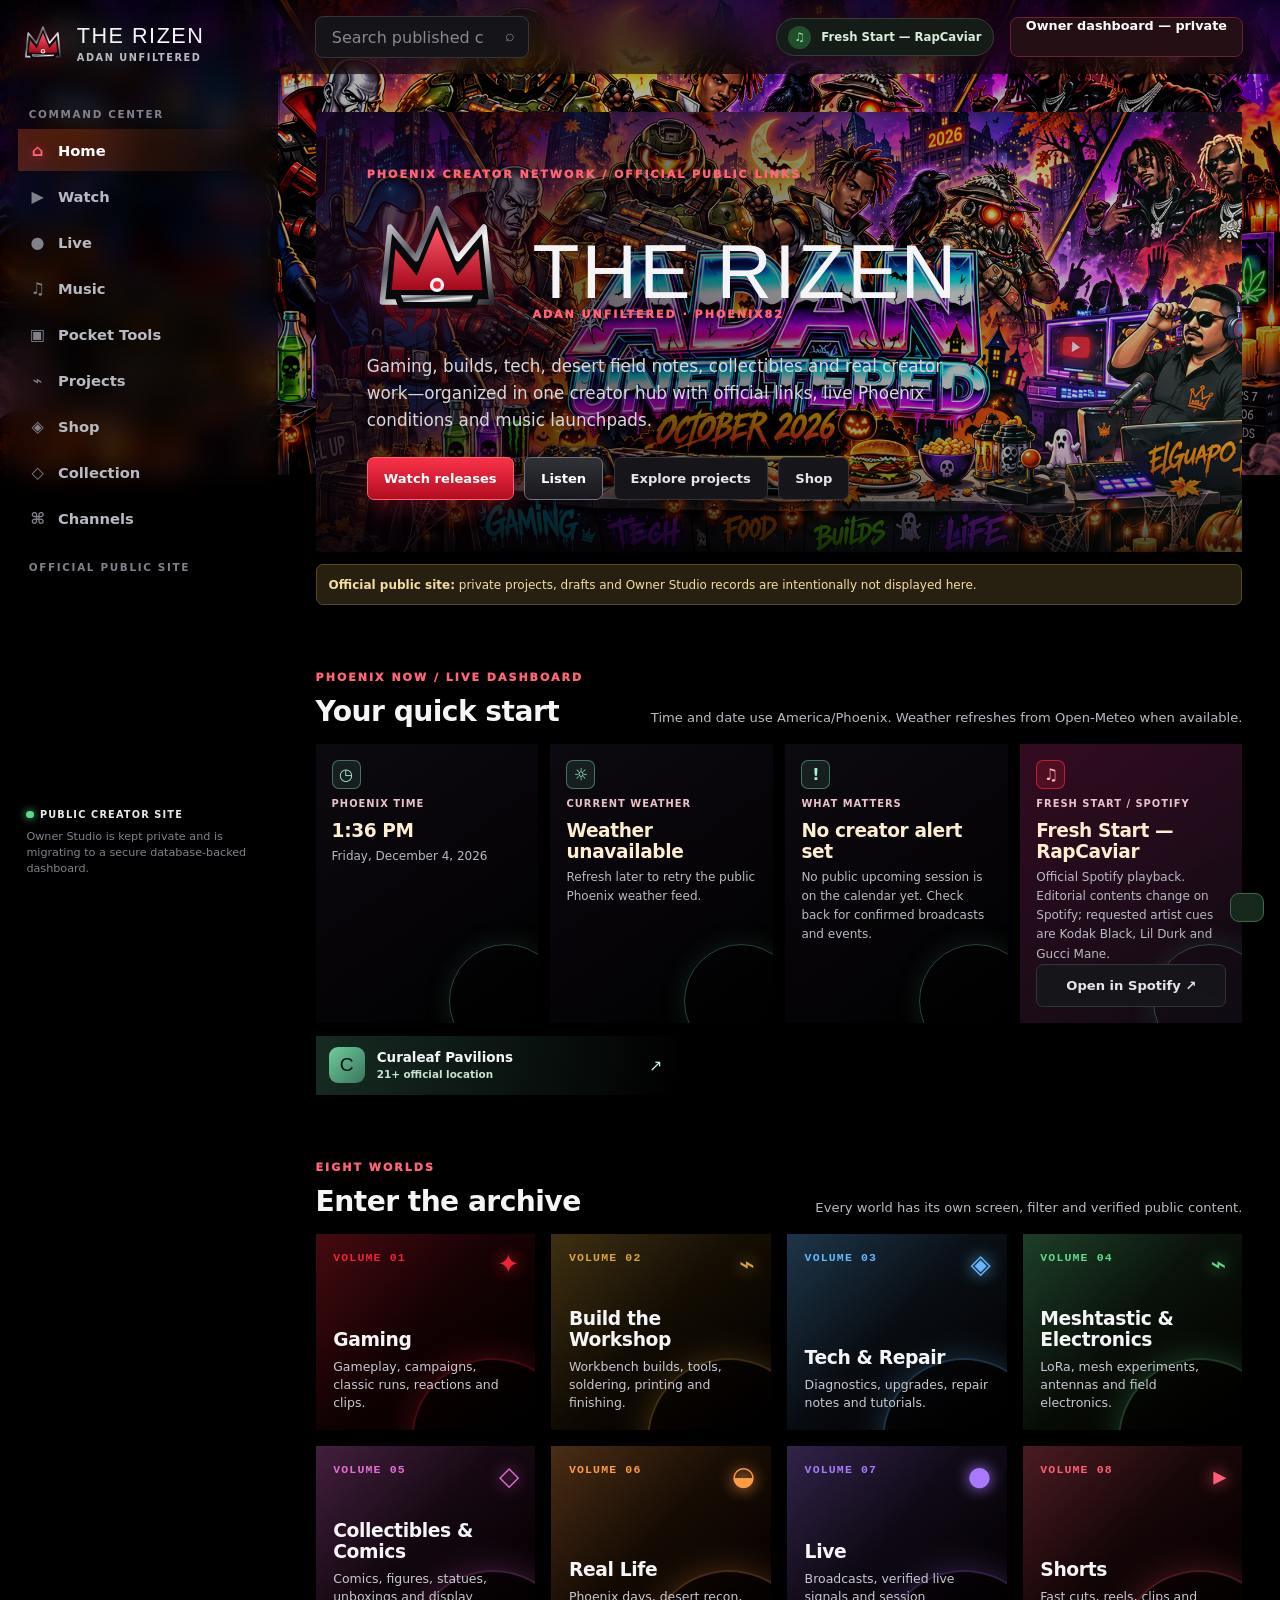
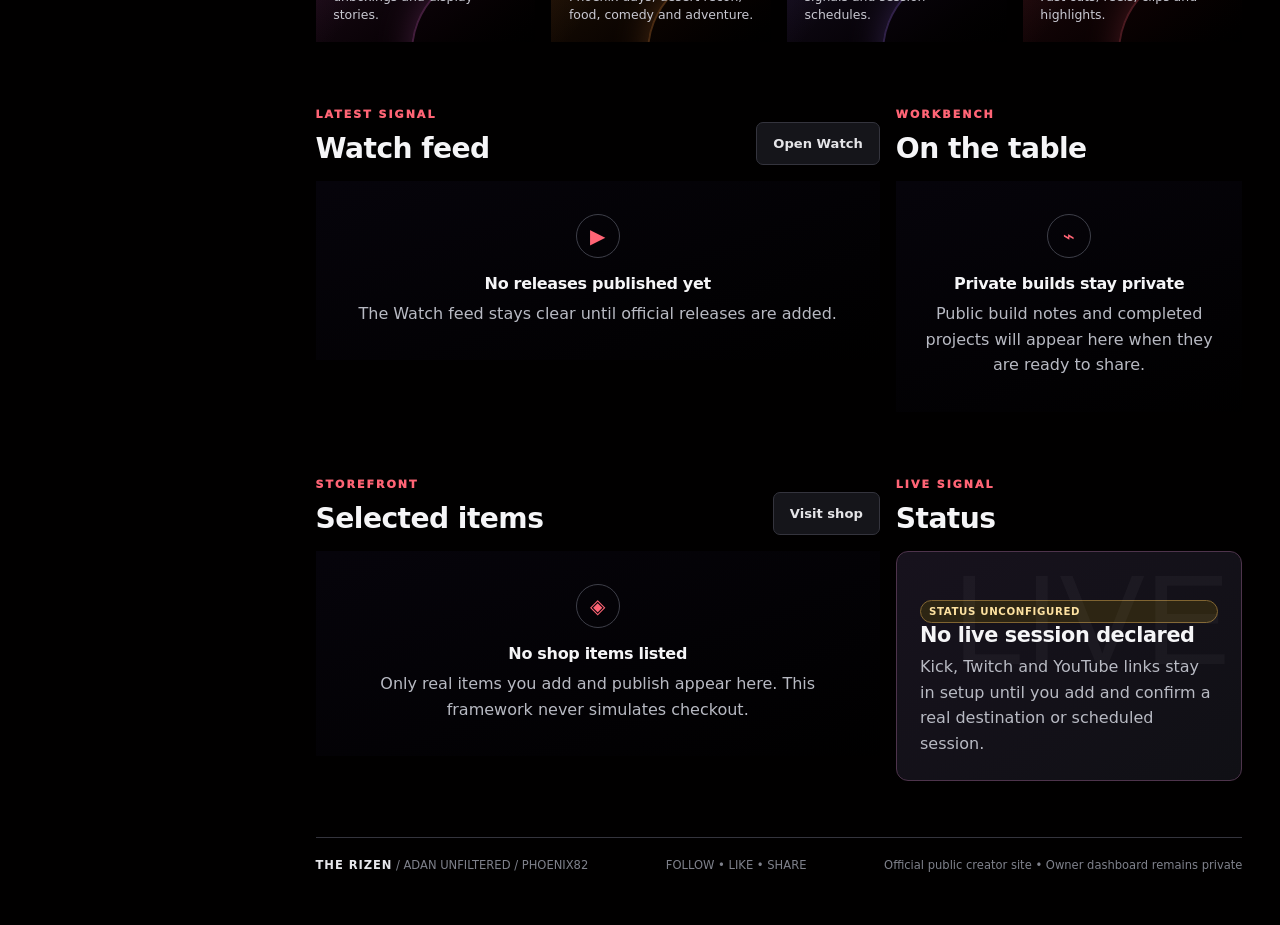
<file: index.html>
<!doctype html>
<html lang="en">
  <head>
    <meta charset="UTF-8" />
    <meta name="viewport" content="width=device-width, initial-scale=1.0" />
    <meta name="theme-color" content="#56155D" />
    <meta name="description" content="THE RIZEN / Adam's Pocket — Phoenix creator hub with official links, music, projects and device-only field tools." />
    <link rel="manifest" href="./manifest.webmanifest" />
    <link rel="icon" href="./assets/rizen-crown.svg" type="image/svg+xml" />
    <link rel="stylesheet" href="./styles.css?v=public5" />
    <title>THE RIZEN — ADAN UNFILTERED</title>
  </head>
  <body>
    <a class="skip-link" href="#main-content">Skip to content</a>
    <div id="app" aria-live="polite"></div>
    <noscript>
      <main class="no-script"><h1>THE RIZEN needs JavaScript enabled.</h1><p>This local framework uses your browser’s IndexedDB to keep owner edits private and persistent.</p></main>
    </noscript>
    <script type="module" src="./app.js?v=public5"></script>
  </body>
</html>
</file>
<file: styles.css>
:root {
  --bg: #09090b;
  --panel: #17171c;
  --panel-2: #202026;
  --line: #34343d;
  --text: #f5f5f7;
  --muted: #b8bac3;
  --dim: #7f818b;
  --red: #ed2438;
  --red-bright: #ff6475;
  --gold: #d7a53d;
  --green: #61d889;
  --blue: #63b8ff;
  --purple: #a879ff;
  --graffiti-purple: #56155d;
  --graffiti-orange: #ca4e1d;
  --graffiti-turquoise: #509a7c;
  --graffiti-cream: #feeed0;
  --shadow: 0 20px 60px rgba(0,0,0,.46);
  color-scheme: dark;
  font-family: Inter, ui-sans-serif, system-ui, -apple-system, BlinkMacSystemFont, "Segoe UI", sans-serif;
}

* { box-sizing: border-box; }
html { background: var(--bg); scroll-behavior: smooth; }
body { position: relative; isolation: isolate; min-width: 320px; min-height: 100vh; margin: 0; background: #010000; color: var(--text); }
body::before { content: ''; position: fixed; z-index: 0; inset: 0; pointer-events: none; opacity: 1; background-image: linear-gradient(180deg, rgba(1,0,0,.28), rgba(1,0,0,.55) 58%, rgba(1,0,0,.86)), url('./assets/adan-unfiltered-hero-4k.png'); background-position: center, center top; background-repeat: no-repeat; background-size: 100% 100%, 100% auto; filter: saturate(1.1) contrast(1.06); }
#app { position: relative; z-index: 1; }
button, input, textarea, select { font: inherit; }
button, a, select, summary { -webkit-tap-highlight-color: transparent; }
button { cursor: pointer; }
a { color: inherit; text-decoration: none; }
img, svg { max-width: 100%; }
:focus-visible { outline: 3px solid #fff; outline-offset: 3px; }
.sr-only { position: absolute; width: 1px; height: 1px; padding: 0; margin: -1px; overflow: hidden; clip: rect(0, 0, 0, 0); white-space: nowrap; border: 0; }
.skip-link { position: fixed; z-index: 999; top: -100px; left: 1rem; padding: .7rem 1rem; background: #fff; color: #000; font-weight: 800; }
.skip-link:focus { top: 1rem; }

.shell { min-height: 100vh; display: grid; grid-template-columns: 278px minmax(0, 1fr); }
.sidebar { position: fixed; z-index: 20; inset: 0 auto 0 0; width: 278px; display: flex; flex-direction: column; padding: 1.1rem; background: linear-gradient(180deg, rgba(1,0,0,.76), rgba(1,0,0,.46) 70%, rgba(1,0,0,.8)); border-right: 0; backdrop-filter: blur(13px); }
.brand-lockup { display: flex; align-items: center; gap: .75rem; min-height: 58px; padding: .3rem .2rem 1.25rem; }
.brand-crown { width: 44px; filter: drop-shadow(0 0 13px rgba(237,36,56,.28)); }
.brand-title { font-family: Impact, Haettenschweiler, "Arial Narrow Bold", sans-serif; letter-spacing: .07em; font-size: 1.35rem; line-height: .95; }
.brand-sub { display: block; margin-top: .28rem; color: var(--muted); font-size: .61rem; font-weight: 800; letter-spacing: .16em; }
.nav-label { margin: 1.2rem .7rem .45rem; color: var(--dim); font-size: .65rem; font-weight: 900; letter-spacing: .16em; text-transform: uppercase; }
.nav-list { display: grid; gap: .25rem; }
.nav-link { display: flex; align-items: center; gap: .72rem; width: 100%; min-height: 42px; padding: .58rem .7rem; border: 0; border-radius: 0; background: transparent; color: var(--muted); font-size: .92rem; font-weight: 700; text-align: left; }
.nav-link:hover, .nav-link.is-active { border-color: transparent; background: linear-gradient(90deg, rgba(202,78,29,.36), transparent); color: #fff; }
.nav-link.is-active .nav-mark { color: var(--red-bright); text-shadow: 0 0 10px rgba(237,36,56,.65); }
.nav-mark { width: 1.1rem; color: var(--dim); font-size: 1rem; text-align: center; }
.sidebar-foot { margin-top: auto; padding: .85rem .55rem .3rem; border-top: 0; color: var(--dim); font-size: .7rem; line-height: 1.45; }
.local-badge { display: inline-flex; align-items: center; gap: .4rem; margin-bottom: .45rem; color: #e7e8eb; font-size: .61rem; font-weight: 900; letter-spacing: .12em; }
.local-badge::before { content: ''; width: .45rem; height: .45rem; border-radius: 50%; background: var(--green); box-shadow: 0 0 9px var(--green); }

.main-wrap { grid-column: 2; min-width: 0; }
.topbar { position: sticky; z-index: 12; top: 0; display: flex; align-items: center; gap: 1rem; min-height: 72px; padding: 1rem clamp(1rem, 3vw, 2.3rem); background: rgba(1,0,0,.56); border-bottom: 0; backdrop-filter: blur(18px); }
.mobile-brand, .mobile-menu { display: none; }
.search-box { position: relative; flex: 1; max-width: 620px; }
.search-box input { width: 100%; height: 42px; padding: 0 2.8rem 0 1rem; border: 1px solid var(--line); border-radius: 8px; background: #141419; color: var(--text); }
.search-box input::placeholder { color: #868892; }
.search-icon { position: absolute; right: .9rem; top: .65rem; color: var(--dim); }
.topbar-spacer { flex: 1; }
.music-chip { display: flex; align-items: center; gap: .65rem; max-width: 260px; padding: .42rem .7rem; border: 1px solid #304034; border-radius: 999px; background: #151b16; color: #d8eedc; font-size: .73rem; font-weight: 800; }
.music-chip::before { content: '♫'; display: grid; place-items: center; width: 23px; height: 23px; border-radius: 50%; background: #214f2b; color: #90efa7; }
.owner-button { min-height: 40px; padding: 0 .95rem; border: 1px solid #6a232e; border-radius: 8px; background: #230f14; color: #fff; font-size: .8rem; font-weight: 900; }
.owner-button:hover { background: #3a141d; }

main { padding: clamp(1.15rem, 3vw, 2.35rem); }
.page { max-width: 1440px; margin: 0 auto; }
.page-head { display: flex; justify-content: space-between; align-items: end; gap: 1rem; margin: .5rem 0 1.6rem; }
.eyebrow { margin: 0 0 .52rem; color: var(--red-bright); font-size: .69rem; font-weight: 950; letter-spacing: .18em; text-transform: uppercase; }
h1, h2, h3, p { margin-top: 0; }
h1, h2, h3 { letter-spacing: -.02em; }
h1 { max-width: 880px; margin-bottom: .6rem; font-family: Impact, Haettenschweiler, "Arial Narrow Bold", sans-serif; font-size: clamp(2.3rem, 6vw, 5.5rem); font-weight: 400; line-height: .9; letter-spacing: .03em; }
h2 { margin-bottom: .5rem; font-size: clamp(1.35rem, 2.2vw, 2rem); }
h3 { margin-bottom: .45rem; font-size: 1rem; }
p { color: var(--muted); line-height: 1.6; }
.muted { color: var(--muted); }
.dim { color: var(--dim); }
.micro { color: var(--dim); font-size: .74rem; line-height: 1.45; }
.mono { font-family: "Cascadia Code", Consolas, monospace; }

.hero { position: relative; isolation: isolate; overflow: hidden; min-height: 440px; display: flex; align-items: end; padding: clamp(1.5rem, 4vw, 3.4rem); border: 0; border-radius: 0; background-color: transparent; background-image: linear-gradient(90deg, rgba(1,0,0,.78) 0%, rgba(1,0,0,.47) 48%, rgba(1,0,0,.12) 100%), url('./assets/adan-unfiltered-hero-4k.png'); background-position: center; background-repeat: no-repeat; background-size: cover; box-shadow: none; }
.hero::before { content: ''; position: absolute; z-index: -2; inset: 0; background: linear-gradient(120deg, rgba(86,21,93,.18), transparent 55%, rgba(80,154,124,.14)); }
.hero::after { content: ''; position: absolute; z-index: -1; right: 0; bottom: 0; left: 0; height: 24%; background: linear-gradient(transparent, rgba(1,0,0,.68)); }
.hero-content { max-width: 800px; }
.hero-title-row { display: flex; align-items: end; gap: clamp(.8rem, 2vw, 1.6rem); }
.hero-crown { width: clamp(76px, 11vw, 140px); flex: 0 0 auto; filter: drop-shadow(0 0 22px rgba(237,36,56,.4)); }
.hero h1 { margin: 0; }
.hero-description { max-width: 620px; margin: 1.3rem 0 1.5rem; color: #d7d7dc; font-size: 1.05rem; }
.cta-row { display: flex; flex-wrap: wrap; gap: .65rem; }
.button { display: inline-flex; align-items: center; justify-content: center; min-height: 43px; gap: .5rem; padding: .6rem 1rem; border: 1px solid transparent; border-radius: 7px; background: var(--panel-2); color: #fff; font-weight: 900; font-size: .82rem; }
.button:hover { filter: brightness(1.16); transform: translateY(-1px); }
.button-primary { border-color: #ff6071; background: linear-gradient(180deg, #f93248, #b20d20); box-shadow: 0 9px 22px rgba(237,36,56,.22); }
.button-metal { border-color: #70727d; background: linear-gradient(180deg, #303137, #18181c); }
.button-quiet { border-color: var(--line); background: #15151a; color: #e5e5e8; }
.button-danger { border-color: #9d2938; background: #2b1218; color: #ffb4be; }
.button[disabled] { cursor: not-allowed; opacity: .45; transform: none; }

.section { margin-top: clamp(2.2rem, 5vw, 4.5rem); }
.phoenix-section { position: relative; }
.phoenix-grid { display: grid; grid-template-columns: repeat(4, minmax(0, 1fr)); gap: .8rem; }
.phoenix-card { position: relative; min-height: 192px; overflow: hidden; display: flex; flex-direction: column; padding: 1rem; border: 0; border-radius: 0; background: linear-gradient(145deg, rgba(20,14,25,.64), rgba(1,0,0,.3)); box-shadow: none; }
.phoenix-card::after { content: ''; position: absolute; right: -25px; bottom: -35px; width: 112px; height: 112px; border: 1px solid rgba(80,154,124,.45); border-radius: 50%; box-shadow: 0 0 26px rgba(80,154,124,.18); }
.phoenix-card > * { position: relative; z-index: 1; }
.phoenix-card h3 { margin: .55rem 0 .35rem; color: var(--graffiti-cream); font-size: 1.16rem; }
.phoenix-card .card-kicker { margin: .4rem 0 0; color: #edc1c8; font-size: .62rem; font-weight: 900; letter-spacing: .1em; text-transform: uppercase; }
.phoenix-card .card-text { margin-bottom: 0; font-size: .75rem; }
.dashboard-icon { display: grid; place-items: center; width: 29px; height: 29px; border: 1px solid rgba(80,154,124,.7); border-radius: 7px; background: rgba(80,154,124,.16); color: #a9f1cf; font-weight: 900; }
.music-start-card { border-color: rgba(237,36,56,.48); background: linear-gradient(145deg, rgba(61,13,39,.84), rgba(15,12,20,.94)); }
.music-start-card .dashboard-icon { border-color: rgba(237,36,56,.72); background: rgba(237,36,56,.17); color: #ffb5c0; }
.music-start-card .card-actions { margin-top: auto; }
.quick-link-row { display: flex; flex-wrap: wrap; gap: .75rem; margin-top: .8rem; }
.quick-link-card { display: inline-flex; align-items: center; gap: .75rem; min-width: min(100%, 360px); padding: .72rem .82rem; border: 0; border-radius: 0; background: linear-gradient(100deg, rgba(80,154,124,.28), rgba(1,0,0,.34)); color: var(--text); }
.quick-link-card:hover { background: linear-gradient(100deg, rgba(80,154,124,.42), rgba(1,0,0,.3)); transform: translateY(-1px); }
.quick-link-mark { display: grid; place-items: center; width: 36px; height: 36px; border-radius: 9px; background: linear-gradient(135deg, #6fcd9c, #39755d); color: #07120c; font-family: Impact, sans-serif; font-size: 1.2rem; }
.quick-link-card strong { display: block; font-size: .84rem; }
.quick-link-card small { display: block; margin-top: .14rem; color: #c7e3d1; font-size: .65rem; font-weight: 700; }
.quick-link-arrow { margin-left: auto; color: #c6f2d4; font-size: 1rem; }
.section-head { display: flex; align-items: flex-end; justify-content: space-between; gap: 1rem; margin-bottom: 1rem; }
.section-head h2 { margin: 0; }
.section-note { margin: 0; font-size: .82rem; }
.grid { display: grid; gap: 1rem; }
.world-grid { grid-template-columns: repeat(4, minmax(0, 1fr)); }
.world-card { position: relative; min-height: 196px; overflow: hidden; display: flex; flex-direction: column; align-items: flex-start; justify-content: end; padding: 1.1rem; border: 0; border-radius: 0; background: linear-gradient(145deg, color-mix(in srgb, var(--accent) 17%, rgba(1,0,0,.44)), rgba(1,0,0,.32)); text-align: left; }
.world-card::before { content: ''; position: absolute; inset: auto -18% -47% auto; width: 160px; aspect-ratio: 1; border: 2px solid var(--accent); border-radius: 50%; opacity: .26; box-shadow: 0 0 35px var(--accent); }
.world-card::after { content: ''; position: absolute; z-index: 0; inset: 0; background: linear-gradient(130deg, color-mix(in srgb, var(--accent) 22%, transparent), transparent 47%); opacity: .65; }
.world-card > * { position: relative; z-index: 1; }
.world-card:hover { transform: translateY(-3px); box-shadow: 0 16px 32px rgba(0,0,0,.2); }
.world-number { display: inline-block; margin-bottom: auto; color: var(--accent); font-family: "Cascadia Code", Consolas, monospace; font-size: .72rem; font-weight: 900; letter-spacing: .1em; }
.world-card h3 { max-width: 170px; margin: 0; font-size: 1.17rem; }
.world-card p { max-width: 230px; margin: .48rem 0 0; color: #c8c8d1; font-size: .78rem; line-height: 1.45; }
.world-icon { position: absolute; top: .9rem; right: 1rem; color: var(--accent); font-size: 1.65rem; text-shadow: 0 0 16px var(--accent); }

.split-grid { display: grid; grid-template-columns: minmax(0, 1.4fr) minmax(285px, .86fr); gap: 1rem; }
.panel, .content-card, .empty-state { border: 0; border-radius: 0; background: linear-gradient(160deg, rgba(9,6,16,.68), rgba(1,0,0,.54)); box-shadow: none; backdrop-filter: blur(8px); }
.panel { padding: 1.15rem; }
.content-card { display: flex; flex-direction: column; min-height: 185px; padding: 1.05rem; }
.content-card:hover { border-color: #565662; }
.card-kicker { display: flex; flex-wrap: wrap; align-items: center; gap: .45rem; margin-bottom: .8rem; }
.badge { display: inline-flex; align-items: center; min-height: 23px; padding: .19rem .5rem; border: 1px solid #3c3d46; border-radius: 999px; background: #1c1c22; color: #d6d7de; font-size: .64rem; font-weight: 900; letter-spacing: .06em; text-transform: uppercase; }
.badge-red { border-color: #7e2734; background: #301119; color: #ffb4bd; }
.badge-green { border-color: #315a3c; background: #102617; color: #a5edb9; }
.badge-gold { border-color: #806431; background: #2d2513; color: #fde1a0; }
.badge-blue { border-color: #245a82; background: #0d2333; color: #a9dfff; }
.card-title { margin-bottom: .35rem; font-size: 1.08rem; }
.card-text { margin-bottom: 1rem; font-size: .83rem; }
.card-meta { display: flex; flex-wrap: wrap; gap: .4rem .7rem; margin-top: auto; color: var(--dim); font-size: .7rem; }
.card-actions { display: flex; flex-wrap: wrap; gap: .5rem; margin-top: .9rem; }
.card-actions .button { min-height: 34px; padding: .4rem .66rem; font-size: .71rem; }

.status-hero { position: relative; min-height: 230px; display: flex; flex-direction: column; justify-content: end; overflow: hidden; padding: 1.45rem; border: 1px solid #4e344c; border-radius: 12px; background: linear-gradient(145deg, #17121d, #101015); }
.status-hero::before { content: 'LIVE'; position: absolute; top: .3rem; right: .7rem; color: rgba(255,255,255,.035); font-family: Impact, sans-serif; font-size: 8rem; line-height: 1; }
.status-hero h3 { font-size: 1.3rem; }
.status-hero p { max-width: 500px; margin-bottom: 0; }

.filter-bar { display: flex; flex-wrap: wrap; gap: .55rem; padding: .75rem; border: 1px solid var(--line); border-radius: 10px; background: #131318; }
.filter-bar select, .filter-bar input { min-height: 37px; flex: 1 1 135px; padding: 0 .7rem; border: 1px solid #393943; border-radius: 6px; background: #1c1c22; color: var(--text); }
.content-grid { display: grid; grid-template-columns: repeat(3, minmax(0, 1fr)); gap: 1rem; margin-top: 1rem; }
.empty-state { padding: 2.1rem 1.2rem; text-align: center; }
.empty-state h3 { margin-bottom: .5rem; }
.empty-state p { max-width: 520px; margin: 0 auto; }
.empty-symbol { display: grid; place-items: center; width: 44px; height: 44px; margin: 0 auto 1rem; border: 1px solid #3e3f49; border-radius: 50%; color: var(--red-bright); font-size: 1.25rem; }

.embed-shell { overflow: hidden; margin: .9rem 0; border: 1px solid #353640; border-radius: 9px; background: #0e0e11; }
.embed-shell iframe { display: block; width: 100%; min-height: 152px; border: 0; }
.embed-note { padding: .75rem; color: var(--dim); font-size: .73rem; }

.stats-row { display: grid; grid-template-columns: repeat(4, 1fr); gap: .7rem; }
.stat { padding: .85rem; border: 1px solid #34343d; border-radius: 9px; background: #15151a; }
.stat-value { display: block; color: #fff; font-family: Impact, sans-serif; font-size: 1.75rem; letter-spacing: .04em; }
.stat-label { display: block; margin-top: .18rem; color: var(--muted); font-size: .68rem; font-weight: 800; }

.project-tasks { display: grid; gap: .45rem; margin: 1rem 0 0; }
.task-line { display: flex; align-items: flex-start; gap: .55rem; padding: .55rem .65rem; border: 1px solid #303039; border-radius: 7px; background: #16161b; color: #d9d9de; font-size: .8rem; }
.task-line input { margin-top: .18rem; accent-color: var(--red); }
.task-line.done { color: var(--dim); text-decoration: line-through; }

.owner-layout { display: grid; grid-template-columns: 218px minmax(0, 1fr); gap: 1rem; }
.owner-nav { align-self: start; position: sticky; top: 89px; display: grid; gap: .3rem; padding: .7rem; border: 1px solid var(--line); border-radius: 11px; background: #121217; }
.owner-nav button { min-height: 36px; padding: .45rem .6rem; border: 1px solid transparent; border-radius: 6px; background: transparent; color: var(--muted); font-weight: 800; font-size: .76rem; text-align: left; }
.owner-nav button:hover, .owner-nav button.active { border-color: #632530; background: #2b1117; color: #fff; }
.owner-panel { min-width: 0; }
.owner-live-command { position: relative; overflow: hidden; display: grid; grid-template-columns: minmax(0, 1.3fr) minmax(250px, .8fr); gap: 1rem; margin-bottom: 1rem; padding: 1.1rem; border: 1px solid rgba(254,238,208,.34); border-radius: 12px; background-image: linear-gradient(100deg, rgba(2,0,1,.9), rgba(2,0,1,.65)), url('./assets/rizen-reference-color-mural.png'); background-position: center; background-size: cover; box-shadow: var(--shadow); }
.owner-live-command h2 { color: var(--graffiti-cream); }
.owner-live-command p:not(.eyebrow) { max-width: 560px; color: #e2ddea; font-size: .8rem; }
.owner-live-stats { display: grid; gap: .65rem; align-content: center; }
.owner-live-stats > div { display: grid; gap: .2rem; padding: .7rem; border: 1px solid rgba(80,154,124,.45); border-radius: 8px; background: rgba(8,10,14,.68); backdrop-filter: blur(8px); }
.owner-live-stats span { color: #b8e7d0; font-size: .62rem; font-weight: 900; letter-spacing: .12em; }
.owner-live-stats strong { color: #fff4d8; font-size: 1rem; }
.owner-live-stats small { color: #d5d6dd; font-size: .68rem; line-height: 1.35; }
.owner-toolbar { display: flex; flex-wrap: wrap; justify-content: space-between; align-items: center; gap: .7rem; margin-bottom: 1rem; }
.owner-toolbar h2 { margin: 0; }
.record-grid { display: grid; grid-template-columns: repeat(2, minmax(0, 1fr)); gap: .75rem; }
.record-card { padding: .9rem; border: 1px solid #34343d; border-radius: 9px; background: #17171c; }
.record-card h3 { margin: .6rem 0 .35rem; font-size: .95rem; }
.record-card p { margin: 0; font-size: .76rem; }
.record-card .card-actions { margin-top: .75rem; }
.form-card { padding: 1rem; border: 1px solid #4b4b55; border-radius: 10px; background: #15151a; }
.form-card h3 { margin-bottom: 1rem; }
.field-grid { display: grid; grid-template-columns: repeat(2, minmax(0, 1fr)); gap: .75rem; }
.field { display: grid; gap: .32rem; }
.field.full { grid-column: 1 / -1; }
.field label { color: #d8d8dd; font-size: .72rem; font-weight: 900; }
.field small { color: var(--dim); font-size: .65rem; line-height: 1.4; }
.field input, .field select, .field textarea { width: 100%; min-height: 38px; padding: .55rem .62rem; border: 1px solid #3b3b45; border-radius: 6px; background: #0f0f13; color: var(--text); }
.field textarea { min-height: 93px; resize: vertical; }
.form-actions { display: flex; flex-wrap: wrap; gap: .55rem; margin-top: 1rem; }
.checklist { display: grid; gap: .55rem; }
.setup-item { display: flex; align-items: flex-start; gap: .75rem; padding: .75rem; border: 1px solid #353540; border-radius: 8px; background: #15151a; }
.setup-item input { width: 18px; height: 18px; margin-top: .15rem; accent-color: var(--red); }
.setup-item strong { display: block; margin-bottom: .15rem; font-size: .83rem; }
.setup-item p { margin: 0; font-size: .72rem; }
.auth-card { max-width: 600px; margin: 3.5rem auto; padding: clamp(1.25rem, 5vw, 2.4rem); border: 1px solid #6d2934; border-radius: 14px; background: linear-gradient(145deg, #201419, #121217); box-shadow: var(--shadow); }
.auth-crown { display: block; width: 70px; margin: 0 0 1rem; }
.notice { margin: .8rem 0; padding: .65rem .75rem; border: 1px solid #5b4a20; border-radius: 7px; background: #272011; color: #f5dda0; font-size: .75rem; line-height: 1.5; }
.notice-red { border-color: #73303b; background: #2b151a; color: #ffbec6; }
.notice-green { border-color: #2d6540; background: #11271a; color: #b8f4c7; }

.table-wrap { overflow-x: auto; border: 1px solid #34343d; border-radius: 9px; }
table { width: 100%; border-collapse: collapse; text-align: left; font-size: .78rem; }
th, td { padding: .7rem; border-bottom: 1px solid #2f3038; vertical-align: top; }
th { color: var(--muted); background: #17171c; font-size: .66rem; letter-spacing: .07em; text-transform: uppercase; }
td { color: #e2e2e7; }
tr:last-child td { border-bottom: 0; }

.toast { position: fixed; z-index: 50; right: 1rem; bottom: 1rem; max-width: min(360px, calc(100vw - 2rem)); padding: .85rem 1rem; border: 1px solid #41694c; border-radius: 9px; background: #16281b; box-shadow: var(--shadow); color: #dcfbe4; font-size: .8rem; font-weight: 800; transform: translateY(130%); transition: transform .2s ease; }
.toast.show { transform: translateY(0); }
.mobile-nav { display: none; }
.pocket-page { padding-bottom: 1rem; }
.pocket-hero { position: relative; display: flex; align-items: end; justify-content: space-between; gap: 1rem; overflow: hidden; min-height: 340px; padding: clamp(1.2rem, 4vw, 2.8rem); border: 0; border-radius: 0; background: linear-gradient(100deg, rgba(1,0,0,.78), rgba(29,21,93,.42) 54%, rgba(80,154,124,.12)), url('./assets/adan-unfiltered-hero-4k.png') center/cover; box-shadow: none; }
.pocket-hero::after { content: 'POCKET'; position: absolute; right: -.03em; bottom: -.2em; color: rgba(254,238,208,.06); font-family: Impact, Haettenschweiler, sans-serif; font-size: clamp(5rem, 16vw, 13rem); line-height: .8; letter-spacing: .02em; pointer-events: none; }
.pocket-hero > * { position: relative; z-index: 1; }
.pocket-hero h1 { color: var(--graffiti-cream); }
.pocket-hero p { max-width: 680px; color: #eee4dc; }
.pocket-status { display: flex; flex-wrap: wrap; justify-content: flex-end; gap: .45rem; }
.pocket-section { margin-top: 2.2rem; }
.pocket-tool-grid, .pocket-calc-grid { display: grid; grid-template-columns: repeat(3, minmax(0, 1fr)); gap: 2.25rem 1.55rem; }
.pocket-tool { position: relative; min-height: 206px; display: flex; flex-direction: column; overflow: visible; padding: .2rem .2rem 1.1rem; border: 0; border-radius: 0; background: linear-gradient(155deg, rgba(13,8,24,.64), rgba(1,0,0,.22)); box-shadow: none; }
.pocket-tool::after { display: none; }
.pocket-tool > * { position: relative; z-index: 1; }
.pocket-tool h3 { margin: .72rem 0 .4rem; color: var(--graffiti-cream); font-size: 1.08rem; }
.pocket-tool p { margin-bottom: .75rem; font-size: .8rem; }
.pocket-icon { display: grid; place-items: center; width: 38px; height: 38px; border: 0; border-radius: 50%; background: rgba(202,78,29,.28); color: #ffd2b2; font-family: Impact, sans-serif; font-size: 1.22rem; box-shadow: 0 0 18px rgba(202,78,29,.15); }
.pocket-light-tool { background: linear-gradient(155deg, rgba(57,18,23,.54), rgba(1,0,0,.22)); }
.tool-actions { display: flex; flex-wrap: wrap; gap: .5rem; margin-top: auto; }
.tool-inline { display: flex; align-items: center; justify-content: space-between; gap: .65rem; margin-top: auto; padding: .6rem; border: 1px solid rgba(80,154,124,.3); border-radius: 8px; background: rgba(1,0,0,.26); }
.tool-inline label, .calc-fields label { display: grid; gap: .28rem; color: #dcd5d2; font-size: .67rem; font-weight: 800; }
.tool-inline input, .calc-fields input, .pocket-note { border: 1px solid rgba(254,238,208,.25); border-radius: 6px; background: rgba(1,0,0,.38); color: var(--text); }
.tool-inline input { width: 72px; min-height: 34px; padding: .35rem; }
.tool-inline strong { color: #fff4d8; font-family: "Cascadia Code", Consolas, monospace; font-size: 1.15rem; }
.sensor-readout { display: grid; gap: .18rem; margin-top: auto; padding: .7rem; border: 1px solid rgba(80,154,124,.35); border-radius: 8px; background: rgba(1,0,0,.3); }
.sensor-readout strong { color: #b9f1d5; font-family: "Cascadia Code", Consolas, monospace; font-size: 1.4rem; }
.sensor-readout span { color: #d2d9d4; font-size: .72rem; }
.calc-fields { display: grid; grid-template-columns: repeat(2, minmax(0, 1fr)); gap: .58rem; margin-top: auto; }
.calc-fields label:last-child { grid-column: 1 / -1; }
.calc-fields input { width: 100%; min-height: 36px; padding: .45rem .55rem; }
.tool-output { min-height: 45px; margin: .75rem 0 0 !important; color: #c8efd9 !important; font-size: .76rem !important; font-weight: 800; }
.pocket-note { width: 100%; min-height: 100px; margin-top: auto; padding: .65rem; resize: vertical; }
.places-stage { display: grid; grid-template-columns: minmax(235px, .72fr) minmax(290px, 1.18fr); gap: 1rem 2.2rem; padding: clamp(1rem, 2vw, 1.8rem) 0; background: linear-gradient(90deg, rgba(1,0,0,.68), rgba(22,10,33,.25), rgba(1,0,0,.46)); }
.places-location { display: grid; grid-template-columns: auto 1fr; gap: .7rem 1rem; align-content: start; padding: .85rem 0; border: 0; background: transparent; }
.places-location .pocket-icon { grid-row: span 2; }
.places-location h3, .places-favorites h3 { margin: 0 0 .22rem; color: var(--graffiti-cream); font-size: 1.22rem; }
.places-location strong { color: #b9f1d5; font-family: "Cascadia Code", Consolas, monospace; font-size: .78rem; letter-spacing: .04em; text-transform: uppercase; }
.places-location p { margin: .38rem 0 0; font-size: .76rem; }
.places-location .tool-actions { grid-column: 1 / -1; margin-top: .25rem; }
.places-search, .places-favorites { min-width: 0; padding: .95rem 0; border: 0; background: transparent; }
.places-search label, .places-favorites > label { display: block; margin-bottom: .48rem; color: var(--graffiti-cream); font-size: .76rem; font-weight: 900; letter-spacing: .08em; text-transform: uppercase; }
.places-search-row { display: flex; flex-wrap: wrap; gap: .55rem; align-items: center; }
.places-search-row input { flex: 1 1 220px; min-height: 43px; padding: .65rem .75rem; border: 0; border-radius: 0; background: rgba(1,0,0,.62); box-shadow: inset 0 -1px 0 rgba(254,238,208,.42); color: var(--text); }
.places-search-row input:focus { outline: 2px solid var(--graffiti-turquoise); outline-offset: 2px; }
.places-search .micro { margin: .55rem 0 0; }
.places-favorites { grid-column: 1 / -1; display: grid; grid-template-columns: auto minmax(0, 1fr); column-gap: .9rem; align-items: start; background: linear-gradient(90deg, rgba(86,21,93,.24), rgba(1,0,0,.15)); }
.places-favorites .pocket-icon { grid-row: span 2; }
.places-favorites > div { min-width: 0; }
.places-favorites > label, .places-favorites .places-search-row { grid-column: 2; }
.screen-light { position: fixed; z-index: 100; inset: 0; width: 100vw; height: 100vh; border: 0; cursor: pointer; }
.screen-light-white { background: #fff; }
.screen-light-red { background: #bd061d; }
.footer { margin-top: 3.5rem; padding: 1.25rem 0 1rem; border-top: 1px solid var(--line); color: var(--dim); font-size: .72rem; }
.footer strong { color: #e7e7eb; letter-spacing: .08em; }
.footer-row { display: flex; justify-content: space-between; flex-wrap: wrap; gap: .5rem; }

@media (max-width: 1180px) {
  .world-grid { grid-template-columns: repeat(3, minmax(0, 1fr)); }
  .content-grid { grid-template-columns: repeat(2, minmax(0, 1fr)); }
  .phoenix-grid { grid-template-columns: repeat(2, minmax(0, 1fr)); }
  .pocket-tool-grid, .pocket-calc-grid { grid-template-columns: repeat(2, minmax(0, 1fr)); }
  .places-stage { grid-template-columns: 1fr; gap: 1.25rem; }
}
@media (max-width: 920px) {
  .shell { grid-template-columns: 1fr; padding-bottom: 68px; }
  .sidebar { display: none; }
  .main-wrap { grid-column: 1; }
  .topbar { min-height: 63px; padding: .7rem 1rem; }
  .mobile-brand { display: flex; align-items: center; gap: .5rem; min-width: 114px; }
  .mobile-brand img { width: 31px; }
  .mobile-brand b { font-family: Impact, sans-serif; font-size: .92rem; letter-spacing: .08em; }
  .search-box { max-width: none; }
  .topbar-spacer, .music-chip { display: none; }
  .owner-button { padding: 0 .7rem; }
  .owner-layout { grid-template-columns: 1fr; }
  .owner-live-command { grid-template-columns: 1fr; }
  .owner-nav { position: static; grid-template-columns: repeat(3, minmax(0, 1fr)); }
  .owner-nav button { text-align: center; }
  .mobile-nav { position: fixed; z-index: 30; inset: auto 0 0; display: grid; grid-template-columns: repeat(5, 1fr); min-height: 67px; padding: .35rem .25rem .5rem; border-top: 1px solid #383842; background: rgba(15,15,19,.96); backdrop-filter: blur(15px); }
  .mobile-nav a { display: grid; place-items: center; gap: .15rem; color: var(--dim); font-size: .61rem; font-weight: 800; }
  .mobile-nav a.active { color: #fff; }
  .mobile-nav .m-icon { color: var(--red-bright); font-size: 1rem; }
}
@media (max-width: 680px) {
  main { padding: 1rem; }
  .topbar { gap: .55rem; }
  .mobile-brand b { display: none; }
  .topbar .owner-button { min-width: 42px; padding: 0 .55rem; font-size: 0; }
  .topbar .owner-button::before { content: '◉'; font-size: 1rem; }
  .hero { min-height: 455px; padding: 1.15rem; border-radius: 12px; }
  .hero-title-row { align-items: center; }
  .hero-crown { width: 70px; }
  .hero h1 { font-size: 3.25rem; }
  .hero-description { font-size: .9rem; }
  .world-grid, .content-grid, .record-grid, .phoenix-grid, .pocket-tool-grid, .pocket-calc-grid { grid-template-columns: 1fr; }
  .split-grid { grid-template-columns: 1fr; }
  .stats-row { grid-template-columns: repeat(2, 1fr); }
  .field-grid { grid-template-columns: 1fr; }
  .field.full { grid-column: auto; }
  .page-head { align-items: start; flex-direction: column; }
  .owner-nav { grid-template-columns: repeat(2, minmax(0, 1fr)); }
  .filter-bar > * { flex-basis: 100%; }
  .pocket-hero { min-height: 300px; align-items: flex-start; flex-direction: column; }
  .pocket-status { justify-content: flex-start; }
  .places-favorites { grid-template-columns: 1fr; }
  .places-favorites .pocket-icon { grid-row: auto; }
  .places-favorites > label, .places-favorites .places-search-row { grid-column: auto; }
  .places-search-row > .button { flex: 1 1 auto; }
}
@media (prefers-reduced-motion: reduce) {
  html { scroll-behavior: auto; }
  *, *::before, *::after { animation-duration: .01ms !important; animation-iteration-count: 1 !important; transition-duration: .01ms !important; }
}
</file>
